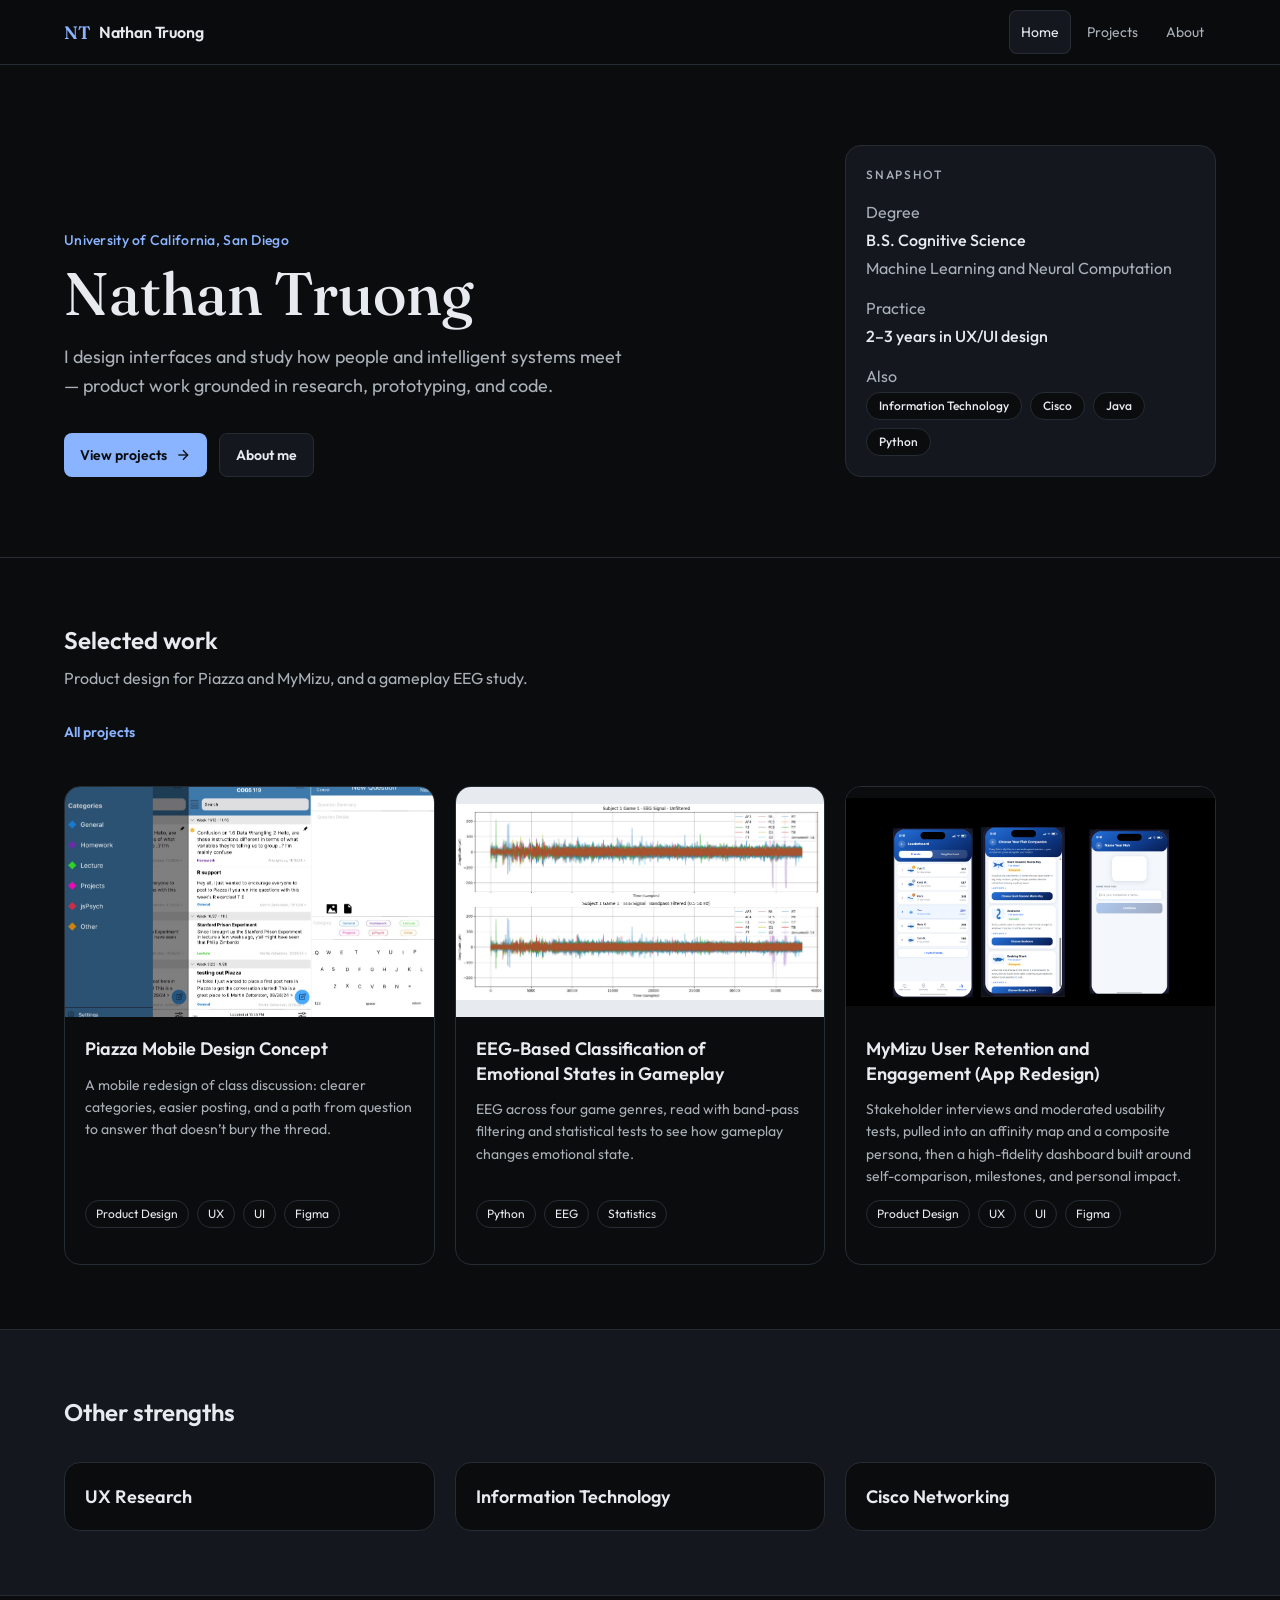
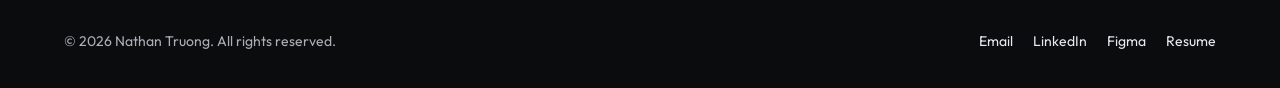
<file: index.html>
<!doctype html>
<html lang="en">
  <head>
    <meta charset="utf-8" />
    <meta name="viewport" content="width=device-width, initial-scale=1" />
    <title>Nathan Truong — Product Design</title>
    <meta
      name="description"
      content="Nathan Truong designs products and studies intelligent systems. UC San Diego, Cognitive Science, machine learning."
    />
    <link rel="icon" href="favicon.svg" type="image/svg+xml" />
    <link rel="preconnect" href="https://fonts.googleapis.com" />
    <link rel="preconnect" href="https://fonts.gstatic.com" crossorigin />
    <link
      href="https://fonts.googleapis.com/css2?family=Fraunces:opsz,wght@9..144,500;9..144,600&family=Outfit:wght@400;500;600&display=swap"
      rel="stylesheet"
    />
    <link rel="stylesheet" href="css/style.css" />
  </head>
  <body>
    <div class="shell">
      <a class="skip" href="#content">Skip to content</a>
      <header class="header">
        <div class="wrap header-inner">
          <a class="brand" href="./">
            <span class="mark" aria-hidden="true">NT</span>
            <span class="name-full">Nathan Truong</span>
          </a>
          <nav class="nav" aria-label="Primary">
            <a href="./" aria-current="page">Home</a>
            <a href="projects/">Projects</a>
            <a href="about/">About</a>
          </nav>
        </div>
      </header>
      <div id="content">
        <main>
          <section class="hero">
            <div class="wrap hero-grid">
              <div>
                <p class="school">University of California, San Diego</p>
                <h1 class="display">Nathan Truong</h1>
                <p class="lede">
                  I design interfaces and study how people and intelligent systems meet — product work grounded in
                  research, prototyping, and code.
                </p>
                <div class="actions">
                  <a class="btn btn-primary" href="projects/">
                    View projects
                    <svg class="icon" viewBox="0 0 24 24" fill="none" stroke="currentColor" stroke-width="2" aria-hidden="true">
                      <path d="M5 12h14" />
                      <path d="m12 5 7 7-7 7" />
                    </svg>
                  </a>
                  <a class="btn btn-ghost" href="about/">About me</a>
                </div>
              </div>
              <aside class="panel">
                <p class="eyebrow">Snapshot</p>
                <dl class="facts">
                  <div>
                    <dt>Degree</dt>
                    <dd>
                      B.S. Cognitive Science
                      <span class="sub">Machine Learning and Neural Computation</span>
                    </dd>
                  </div>
                  <div>
                    <dt>Practice</dt>
                    <dd>2–3 years in UX/UI design</dd>
                  </div>
                  <div>
                    <dt>Also</dt>
                    <dd class="chips">
                      <span class="chip">Information Technology</span>
                      <span class="chip">Cisco</span>
                      <span class="chip">Java</span>
                      <span class="chip">Python</span>
                    </dd>
                  </div>
                </dl>
              </aside>
            </div>
          </section>

          <section class="wrap section" aria-labelledby="work-heading">
            <div class="work-head">
              <div>
                <h2 id="work-heading">Selected work</h2>
                <p>Product design for Piazza and MyMizu, and a gameplay EEG study.</p>
              </div>
              <a class="text-link" href="projects/">All projects</a>
            </div>
            <div class="cards">
              <article class="card">
                <img class="cover" src="images/project-1.jpg" alt="Mobile screens of the Piazza redesign: categories, the feed, and a new question." />
                <div class="card-body">
                  <h3>Piazza Mobile Design Concept</h3>
                  <p>A mobile redesign of class discussion: clearer categories, easier posting, and a path from question to answer that doesn’t bury the thread.</p>
                  <ul class="tags">
                    <li class="tag">Product Design</li>
                    <li class="tag">UX</li>
                    <li class="tag">UI</li>
                    <li class="tag">Figma</li>
                  </ul>
                </div>
              </article>
              <article class="card">
                <img class="cover chart" src="images/project-2.png" alt="Unfiltered and band-pass filtered EEG traces for subject 1, game 1." />
                <div class="card-body">
                  <h3>EEG-Based Classification of Emotional States in Gameplay</h3>
                  <p>EEG across four game genres, read with band-pass filtering and statistical tests to see how gameplay changes emotional state.</p>
                  <ul class="tags">
                    <li class="tag">Python</li>
                    <li class="tag">EEG</li>
                    <li class="tag">Statistics</li>
                  </ul>
                </div>
              </article>
              <article class="card">
                <img class="cover shot" src="images/project-4.png" alt="MyMizu screens: a friends leaderboard, choosing an endangered fish companion, and naming the fish." />
                <div class="card-body">
                  <h3>MyMizu User Retention and Engagement (App Redesign)</h3>
                  <p>Stakeholder interviews and moderated usability tests, pulled into an affinity map and a composite persona, then a high-fidelity dashboard built around self-comparison, milestones, and personal impact.</p>
                  <ul class="tags">
                    <li class="tag">Product Design</li>
                    <li class="tag">UX</li>
                    <li class="tag">UI</li>
                    <li class="tag">Figma</li>
                  </ul>
                </div>
              </article>
            </div>
          </section>

          <section class="band" aria-labelledby="strengths-heading">
            <div class="wrap section">
              <h2 id="strengths-heading">Other strengths</h2>
              <div class="strengths">
                <article class="strength"><h3>UX Research</h3></article>
                <article class="strength"><h3>Information Technology</h3></article>
                <article class="strength"><h3>Cisco Networking</h3></article>
              </div>
            </div>
          </section>
        </main>
      </div>
      <footer class="footer">
        <div class="wrap footer-inner">
          <p>© <span data-year>2026</span> Nathan Truong. All rights reserved.</p>
          <div class="footer-links">
            <a href="about/#contact">Email</a>
            <a href="https://www.linkedin.com/in/nathan-truong-26b74a260/" target="_blank" rel="noopener noreferrer">LinkedIn</a>
            <a href="https://www.figma.com/@nhtruong" target="_blank" rel="noopener noreferrer">Figma</a>
            <a href="resume.pdf" target="_blank" rel="noopener noreferrer">Resume</a>
          </div>
        </div>
      </footer>
    </div>
    <script src="js/site.js"></script>
  </body>
</html>
</file>
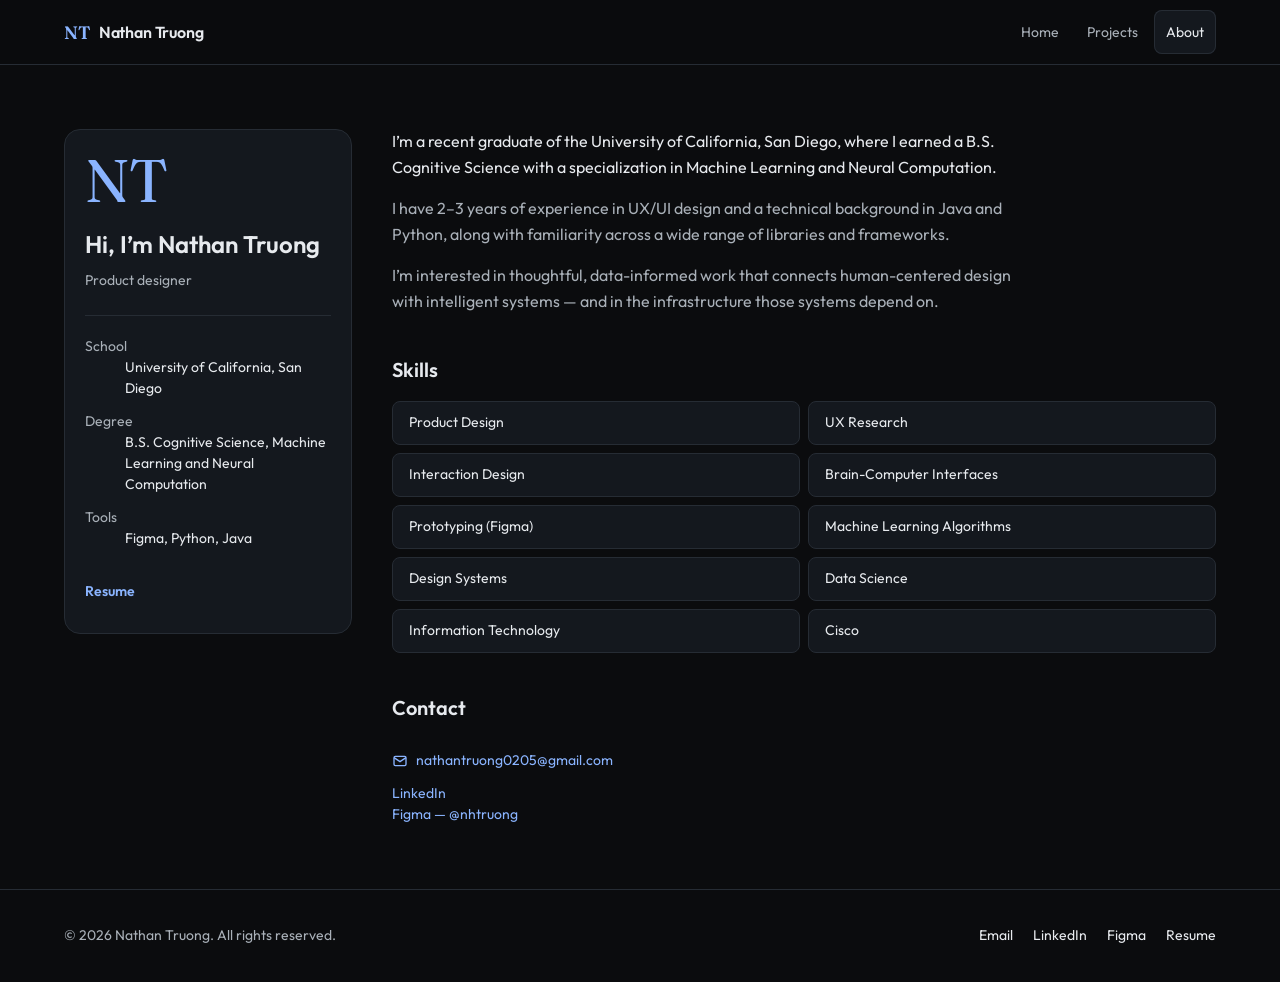
<file: about/index.html>
<!doctype html>
<html lang="en">
  <head>
    <meta charset="utf-8" />
    <meta name="viewport" content="width=device-width, initial-scale=1" />
    <title>About — Nathan Truong</title>
    <meta
      name="description"
      content="About Nathan Truong, skills including information technology and Cisco, and contact."
    />
    <link rel="icon" href="../favicon.svg" type="image/svg+xml" />
    <link rel="preconnect" href="https://fonts.googleapis.com" />
    <link rel="preconnect" href="https://fonts.gstatic.com" crossorigin />
    <link
      href="https://fonts.googleapis.com/css2?family=Fraunces:opsz,wght@9..144,500;9..144,600&family=Outfit:wght@400;500;600&display=swap"
      rel="stylesheet"
    />
    <link rel="stylesheet" href="../css/style.css" />
  </head>
  <body>
    <div class="shell">
      <a class="skip" href="#content">Skip to content</a>
      <header class="header">
        <div class="wrap header-inner">
          <a class="brand" href="../">
            <span class="mark" aria-hidden="true">NT</span>
            <span class="name-full">Nathan Truong</span>
          </a>
          <nav class="nav" aria-label="Primary">
            <a href="../">Home</a>
            <a href="../projects/">Projects</a>
            <a href="./" aria-current="page">About</a>
          </nav>
        </div>
      </header>
      <div id="content">
        <main class="wrap about">
          <aside class="panel about-card">
            <p class="nt" aria-hidden="true">NT</p>
            <h1>Hi, I’m Nathan Truong</h1>
            <p class="role muted">Product designer</p>
            <dl class="meta">
              <div>
                <dt>School</dt>
                <dd>University of California, San Diego</dd>
              </div>
              <div>
                <dt>Degree</dt>
                <dd>B.S. Cognitive Science, Machine Learning and Neural Computation</dd>
              </div>
              <div>
                <dt>Tools</dt>
                <dd>Figma, Python, Java</dd>
              </div>
            </dl>
            <a class="text-link" href="../resume.pdf" target="_blank" rel="noopener noreferrer" style="margin-top: 1.25rem">Resume</a>
          </aside>
          <div>
            <div class="about-copy">
              <p class="lead">
                I’m a recent graduate of the University of California, San Diego, where I earned a B.S. Cognitive
                Science with a specialization in Machine Learning and Neural Computation.
              </p>
              <p>
                I have 2–3 years of experience in UX/UI design and a technical background in Java and Python, along
                with familiarity across a wide range of libraries and frameworks.
              </p>
              <p>
                I’m interested in thoughtful, data-informed work that connects human-centered design with intelligent
                systems — and in the infrastructure those systems depend on.
              </p>
            </div>
            <section class="block" aria-labelledby="skills-heading">
              <h2 id="skills-heading">Skills</h2>
              <ul class="skills">
                <li class="skill">Product Design</li>
                <li class="skill">UX Research</li>
                <li class="skill">Interaction Design</li>
                <li class="skill">Brain-Computer Interfaces</li>
                <li class="skill">Prototyping (Figma)</li>
                <li class="skill">Machine Learning Algorithms</li>
                <li class="skill">Design Systems</li>
                <li class="skill">Data Science</li>
                <li class="skill">Information Technology</li>
                <li class="skill">Cisco</li>
              </ul>
            </section>
            <section class="block" id="contact" aria-labelledby="contact-heading">
              <h2 id="contact-heading">Contact</h2>
              <ul class="contact">
                <li>
                  <button class="email-link" type="button" data-copy-email="nathantruong0205@gmail.com" aria-label="Copy email address">
                    <svg class="icon" viewBox="0 0 24 24" fill="none" stroke="currentColor" stroke-width="2" aria-hidden="true">
                      <rect x="3" y="5" width="18" height="14" rx="2" />
                      <path d="m3 7 9 6 9-6" />
                    </svg>
                    <span>nathantruong0205@gmail.com</span>
                    <span class="copied" data-copied hidden>Copied</span>
                  </button>
                </li>
                <li>
                  <a href="https://www.linkedin.com/in/nathan-truong-26b74a260/" target="_blank" rel="noopener noreferrer">LinkedIn</a>
                </li>
                <li>
                  <a href="https://www.figma.com/@nhtruong" target="_blank" rel="noopener noreferrer">Figma — @nhtruong</a>
                </li>
              </ul>
            </section>
          </div>
        </main>
      </div>
      <footer class="footer">
        <div class="wrap footer-inner">
          <p>© <span data-year>2026</span> Nathan Truong. All rights reserved.</p>
          <div class="footer-links">
            <a href="#contact">Email</a>
            <a href="https://www.linkedin.com/in/nathan-truong-26b74a260/" target="_blank" rel="noopener noreferrer">LinkedIn</a>
            <a href="https://www.figma.com/@nhtruong" target="_blank" rel="noopener noreferrer">Figma</a>
            <a href="../resume.pdf" target="_blank" rel="noopener noreferrer">Resume</a>
          </div>
        </div>
      </footer>
    </div>
    <script src="../js/site.js"></script>
  </body>
</html>
</file>
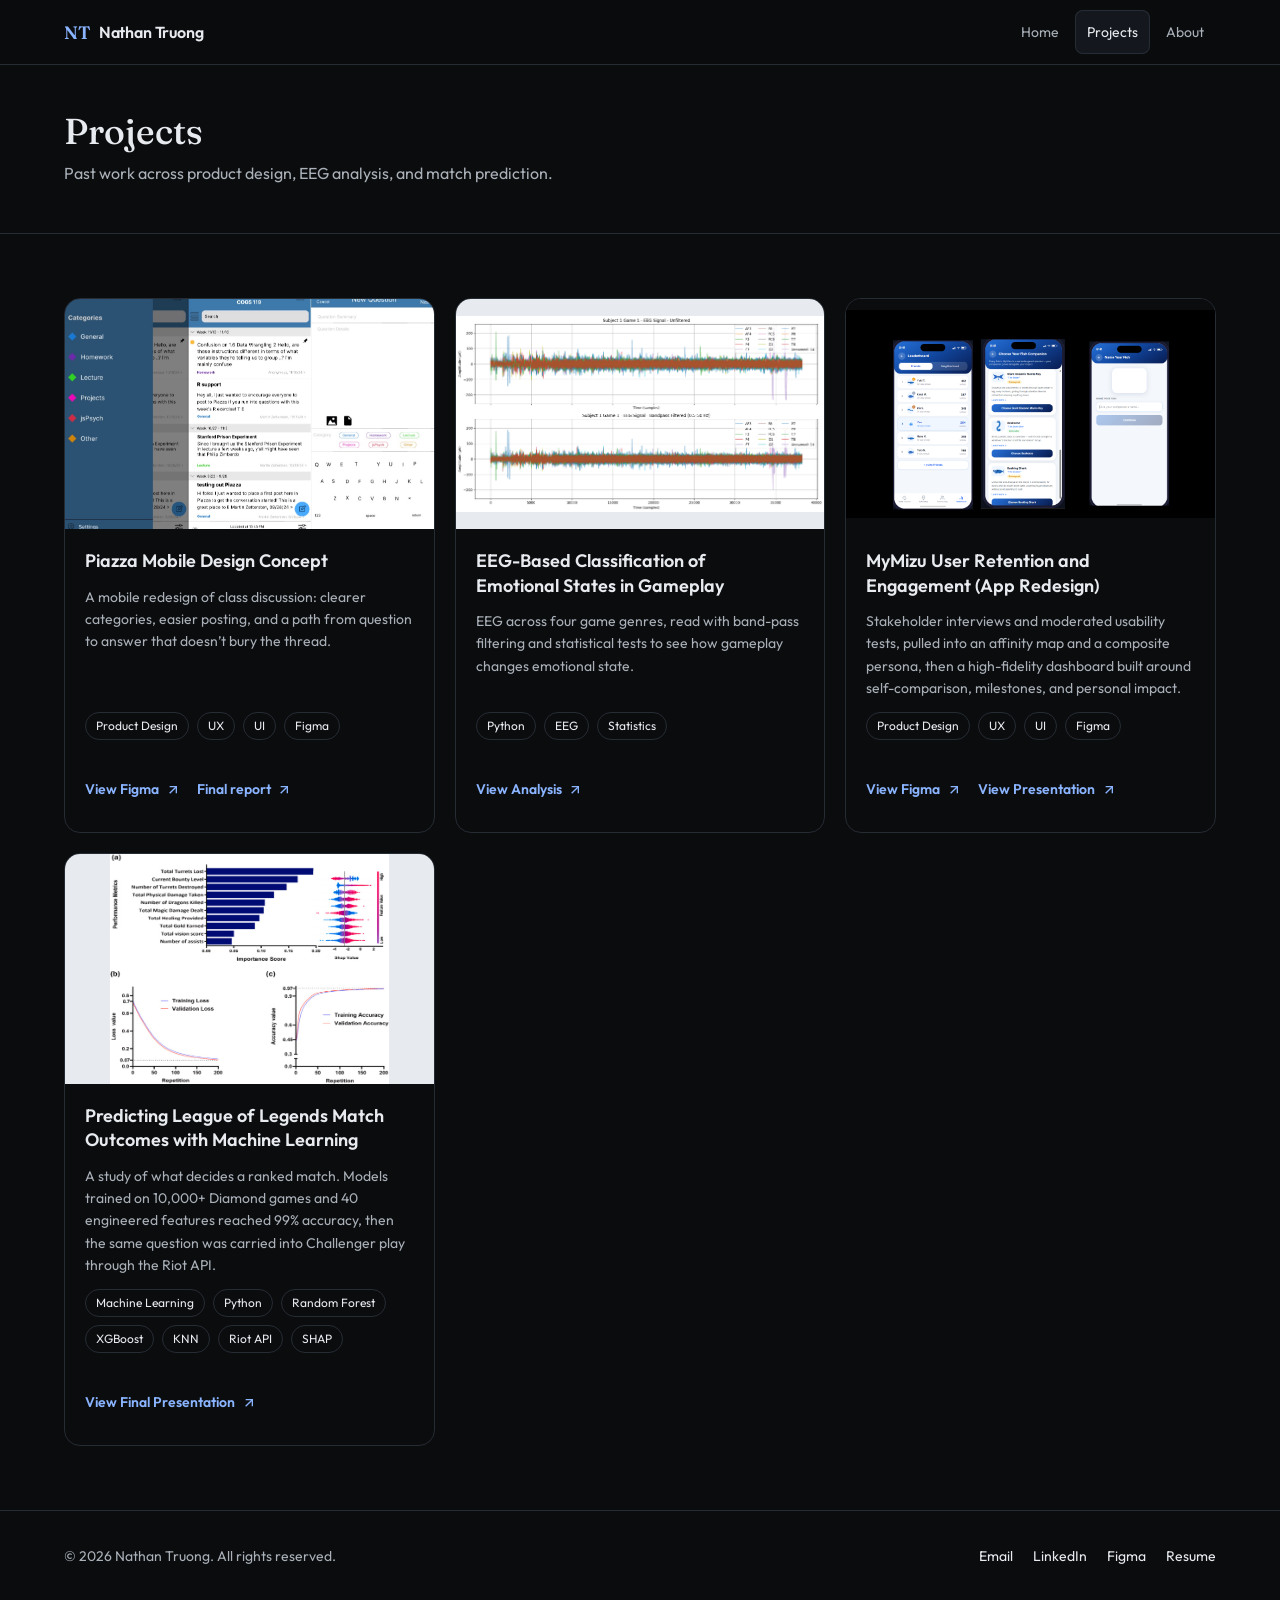
<file: projects/index.html>
<!doctype html>
<html lang="en">
  <head>
    <meta charset="utf-8" />
    <meta name="viewport" content="width=device-width, initial-scale=1" />
    <title>Projects — Nathan Truong</title>
    <meta name="description" content="Design and research projects by Nathan Truong." />
    <link rel="icon" href="../favicon.svg" type="image/svg+xml" />
    <link rel="preconnect" href="https://fonts.googleapis.com" />
    <link rel="preconnect" href="https://fonts.gstatic.com" crossorigin />
    <link
      href="https://fonts.googleapis.com/css2?family=Fraunces:opsz,wght@9..144,500;9..144,600&family=Outfit:wght@400;500;600&display=swap"
      rel="stylesheet"
    />
    <link rel="stylesheet" href="../css/style.css" />
  </head>
  <body>
    <div class="shell">
      <a class="skip" href="#content">Skip to content</a>
      <header class="header">
        <div class="wrap header-inner">
          <a class="brand" href="../">
            <span class="mark" aria-hidden="true">NT</span>
            <span class="name-full">Nathan Truong</span>
          </a>
          <nav class="nav" aria-label="Primary">
            <a href="../">Home</a>
            <a href="./" aria-current="page">Projects</a>
            <a href="../about/">About</a>
          </nav>
        </div>
      </header>
      <div id="content">
        <main>
          <header class="page-head">
            <div class="wrap">
              <h1 class="page-title">Projects</h1>
              <p class="intro">Past work across product design, EEG analysis, and match prediction.</p>
            </div>
          </header>
          <section class="wrap section">
            <div class="cards">
              <article class="card">
                <img class="cover" src="../images/project-1.jpg" alt="Mobile screens of the Piazza redesign: categories, the feed, and a new question." />
                <div class="card-body">
                  <h3>Piazza Mobile Design Concept</h3>
                  <p>A mobile redesign of class discussion: clearer categories, easier posting, and a path from question to answer that doesn’t bury the thread.</p>
                  <ul class="tags">
                    <li class="tag">Product Design</li>
                    <li class="tag">UX</li>
                    <li class="tag">UI</li>
                    <li class="tag">Figma</li>
                  </ul>
                  <div class="card-links">
                    <a class="text-link" href="https://www.figma.com/design/7OuKMXkU6JwxDlyfTaZyOG/Screenshot-to-Layout--Community-?node-id=0-1&t=6dNUd3rakMX3ILty-1" target="_blank" rel="noopener noreferrer">View Figma <svg class="icon" viewBox="0 0 24 24" fill="none" stroke="currentColor" stroke-width="2" aria-hidden="true"><path d="M7 17 17 7" /><path d="M7 7h10v10" /></svg></a>
                    <a class="text-link" href="https://docs.google.com/document/d/1byLQDMScVV2vrOIeXbueya7m5gT4NwQD_yngnm4Myw4/edit?usp=sharing" target="_blank" rel="noopener noreferrer">Final report <svg class="icon" viewBox="0 0 24 24" fill="none" stroke="currentColor" stroke-width="2" aria-hidden="true"><path d="M7 17 17 7" /><path d="M7 7h10v10" /></svg></a>
                  </div>
                </div>
              </article>
              <article class="card">
                <img class="cover chart" src="../images/project-2.png" alt="Unfiltered and band-pass filtered EEG traces for subject 1, game 1." />
                <div class="card-body">
                  <h3>EEG-Based Classification of Emotional States in Gameplay</h3>
                  <p>EEG across four game genres, read with band-pass filtering and statistical tests to see how gameplay changes emotional state.</p>
                  <ul class="tags">
                    <li class="tag">Python</li>
                    <li class="tag">EEG</li>
                    <li class="tag">Statistics</li>
                  </ul>
                  <div class="card-links">
                    <a class="text-link" href="https://colab.research.google.com/drive/1LAwl3yZPtOw-2XdjCQdKsnz2lZccxStm?authuser=3#scrollTo=P8riI7N_ECLW" target="_blank" rel="noopener noreferrer">View Analysis <svg class="icon" viewBox="0 0 24 24" fill="none" stroke="currentColor" stroke-width="2" aria-hidden="true"><path d="M7 17 17 7" /><path d="M7 7h10v10" /></svg></a>
                  </div>
                </div>
              </article>
              <article class="card">
                <img class="cover shot" src="../images/project-4.png" alt="MyMizu screens: a friends leaderboard, choosing an endangered fish companion, and naming the fish." />
                <div class="card-body">
                  <h3>MyMizu User Retention and Engagement (App Redesign)</h3>
                  <p>Stakeholder interviews and moderated usability tests, pulled into an affinity map and a composite persona, then a high-fidelity dashboard built around self-comparison, milestones, and personal impact.</p>
                  <ul class="tags">
                    <li class="tag">Product Design</li>
                    <li class="tag">UX</li>
                    <li class="tag">UI</li>
                    <li class="tag">Figma</li>
                  </ul>
                  <div class="card-links">
                    <a class="text-link" href="https://www.figma.com/make/BDPOIZSCBsZW6wDJcCYkAY/Global-Style-Guide-Implementation?t=Hebokr84byKVEeB2-1" target="_blank" rel="noopener noreferrer">View Figma <svg class="icon" viewBox="0 0 24 24" fill="none" stroke="currentColor" stroke-width="2" aria-hidden="true"><path d="M7 17 17 7" /><path d="M7 7h10v10" /></svg></a>
                    <a class="text-link" href="https://docs.google.com/presentation/d/1eTcl53DUPnLopDTxinh0a_ie1_V-_8oX6zt4i-V_y_A/edit?usp=sharing" target="_blank" rel="noopener noreferrer">View Presentation <svg class="icon" viewBox="0 0 24 24" fill="none" stroke="currentColor" stroke-width="2" aria-hidden="true"><path d="M7 17 17 7" /><path d="M7 7h10v10" /></svg></a>
                  </div>
                </div>
              </article>
              <article class="card">
                <img class="cover chart" src="../images/project-3.png" alt="Feature importance, SHAP values, and training curves for a League of Legends match model." />
                <div class="card-body">
                  <h3>Predicting League of Legends Match Outcomes with Machine Learning</h3>
                  <p>A study of what decides a ranked match. Models trained on 10,000+ Diamond games and 40 engineered features reached 99% accuracy, then the same question was carried into Challenger play through the Riot API.</p>
                  <ul class="tags">
                    <li class="tag">Machine Learning</li>
                    <li class="tag">Python</li>
                    <li class="tag">Random Forest</li>
                    <li class="tag">XGBoost</li>
                    <li class="tag">KNN</li>
                    <li class="tag">Riot API</li>
                    <li class="tag">SHAP</li>
                  </ul>
                  <div class="card-links">
                    <a class="text-link" href="https://youtu.be/SyNjwdIozhM" target="_blank" rel="noopener noreferrer">View Final Presentation <svg class="icon" viewBox="0 0 24 24" fill="none" stroke="currentColor" stroke-width="2" aria-hidden="true"><path d="M7 17 17 7" /><path d="M7 7h10v10" /></svg></a>
                  </div>
                </div>
              </article>
            </div>
          </section>
        </main>
      </div>
      <footer class="footer">
        <div class="wrap footer-inner">
          <p>© <span data-year>2026</span> Nathan Truong. All rights reserved.</p>
          <div class="footer-links">
            <a href="../about/#contact">Email</a>
            <a href="https://www.linkedin.com/in/nathan-truong-26b74a260/" target="_blank" rel="noopener noreferrer">LinkedIn</a>
            <a href="https://www.figma.com/@nhtruong" target="_blank" rel="noopener noreferrer">Figma</a>
            <a href="../resume.pdf" target="_blank" rel="noopener noreferrer">Resume</a>
          </div>
        </div>
      </footer>
    </div>
    <script src="../js/site.js"></script>
  </body>
</html>
</file>
<file: css/style.css>
:root {
  --bg: #0b0c0e;
  --surface: #14181e;
  --fg: #e7eaee;
  --muted: #a9b0b8;
  --primary: #8ab4ff;
  --primary-strong: #6f9cff;
  --ink: #0b0c0e;
  --border: #262c34;
  --sans: "Outfit", system-ui, sans-serif;
  --display: "Fraunces", Georgia, serif;
  --max: 72rem;
}

*,
*::before,
*::after {
  box-sizing: border-box;
}

html {
  -webkit-font-smoothing: antialiased;
}

body {
  margin: 0;
  min-height: 100vh;
  background: var(--bg);
  color: var(--fg);
  font-family: var(--sans);
  line-height: 1.5;
}

body,
.shell {
  display: flex;
  min-height: 100vh;
  flex-direction: column;
}

.shell {
  width: 100%;
}

main {
  flex: 1;
}

img {
  max-width: 100%;
  display: block;
}

a {
  color: inherit;
  text-decoration: none;
}

button {
  font: inherit;
  color: inherit;
  background: none;
  border: 0;
  padding: 0;
}

button,
[role="button"] {
  cursor: pointer;
}

:focus-visible {
  outline: 2px solid var(--primary);
  outline-offset: 2px;
}

::selection {
  background: var(--primary);
  color: var(--ink);
}

h1,
h2,
h3 {
  text-wrap: balance;
  font-weight: 600;
  margin: 0;
}

p {
  text-wrap: pretty;
  margin: 0;
}

.skip {
  position: absolute;
  left: 0.75rem;
  top: 0.75rem;
  z-index: 20;
  transform: translateY(-200%);
  border-radius: 0.5rem;
  background: var(--primary);
  color: var(--ink);
  padding: 0.5rem 0.75rem;
}

.skip:focus {
  transform: none;
}

.wrap {
  width: min(100% - 2.5rem, var(--max));
  margin-inline: auto;
}

.header {
  position: sticky;
  top: 0;
  z-index: 10;
  border-bottom: 1px solid var(--border);
  background: color-mix(in srgb, var(--bg) 80%, transparent);
  backdrop-filter: blur(12px);
}

.header-inner,
.footer-inner {
  display: flex;
  align-items: center;
  justify-content: space-between;
  gap: 1rem;
}

.header-inner {
  height: 4rem;
}

.brand {
  display: inline-flex;
  min-height: 2.75rem;
  align-items: center;
  gap: 0.5rem;
  font-weight: 600;
  letter-spacing: -0.01em;
}

.mark {
  font-family: var(--display);
  font-size: 1.125rem;
  color: var(--primary);
}

.nav {
  display: flex;
  align-items: center;
  gap: 0.25rem;
}

.nav a,
.footer a,
.email-link,
.text-link,
.btn {
  display: inline-flex;
  min-height: 2.75rem;
  align-items: center;
}

.nav a {
  border-radius: 0.5rem;
  padding-inline: 0.75rem;
  font-size: 0.875rem;
  color: var(--muted);
}

.nav a:hover,
.footer a:hover {
  background: var(--surface);
  color: var(--fg);
}

.nav a[aria-current="page"] {
  background: var(--surface);
  color: var(--fg);
  box-shadow: inset 0 0 0 1px var(--border);
}

.footer {
  border-top: 1px solid var(--border);
}

.footer-inner {
  flex-wrap: wrap;
  padding-block: 1.5rem;
  font-size: 0.875rem;
}

.footer p,
.muted,
.kicker,
dt {
  color: var(--muted);
}

.footer-links {
  display: flex;
  flex-wrap: wrap;
  gap: 0.25rem 1.25rem;
}

.hero {
  border-bottom: 1px solid var(--border);
}

.hero-grid,
.work-head,
.strengths,
.cards,
.about {
  display: grid;
  gap: 1.25rem;
}

.hero-grid {
  gap: 2.5rem;
  padding-block: 3.5rem;
}

.school {
  font-size: 0.875rem;
  font-weight: 500;
  letter-spacing: 0.02em;
  color: var(--primary);
}

h1.display,
.page-title {
  font-family: var(--display);
  font-weight: 500;
  line-height: 1;
}

h1.display {
  margin-top: 0.75rem;
  font-size: clamp(3rem, 8vw, 3.75rem);
}

.lede {
  max-width: 36rem;
  margin-top: 1.25rem;
  font-size: 1.125rem;
  line-height: 1.6;
  color: var(--muted);
}

.actions {
  display: flex;
  flex-wrap: wrap;
  gap: 0.75rem;
  margin-top: 2rem;
}

.btn {
  gap: 0.5rem;
  border-radius: 0.5rem;
  padding-inline: 1rem;
  font-size: 0.875rem;
  font-weight: 600;
}

.btn-primary {
  background: var(--primary);
  color: var(--ink);
}

.btn-primary:hover {
  background: var(--primary-strong);
}

.btn-ghost {
  border: 1px solid var(--border);
  background: var(--surface);
}

.btn-ghost:hover {
  border-color: var(--primary);
}

.panel,
.card,
.skill,
.strength {
  border: 1px solid var(--border);
  border-radius: 1rem;
}

.panel {
  background: var(--surface);
  padding: 1.25rem;
}

.eyebrow {
  font-size: 0.75rem;
  font-weight: 500;
  letter-spacing: 0.14em;
  text-transform: uppercase;
  color: var(--muted);
}

.facts {
  margin: 1rem 0 0;
}

.facts div + div {
  margin-top: 1rem;
}

.facts dd {
  margin: 0.25rem 0 0;
  font-weight: 500;
}

.facts .sub {
  display: block;
  margin-top: 0.25rem;
  font-weight: 400;
  color: var(--muted);
}

.chips,
.tags {
  display: flex;
  flex-wrap: wrap;
  gap: 0.5rem;
}

.chips {
  margin-top: 0.5rem;
}

.chip,
.tag {
  border: 1px solid var(--border);
  border-radius: 999px;
  font-size: 0.75rem;
}

.chip {
  background: var(--bg);
  padding: 0.25rem 0.75rem;
  font-weight: 500;
}

.section {
  padding-block: 4rem;
}

.work-head {
  align-items: end;
  justify-content: space-between;
  margin-bottom: 2rem;
}

.work-head p,
.intro {
  margin-top: 0.5rem;
  max-width: 36rem;
  color: var(--muted);
}

h2 {
  font-size: 1.5rem;
}

.text-link {
  gap: 0.35rem;
  font-size: 0.875rem;
  font-weight: 600;
  color: var(--primary);
}

.text-link:hover {
  color: var(--fg);
}

.cards {
  gap: 1.25rem;
}

.card {
  display: flex;
  min-width: 0;
  flex-direction: column;
  overflow: hidden;
  background: var(--bg);
}

.card:hover {
  border-color: var(--primary);
}

.cover {
  aspect-ratio: 16 / 10;
  width: 100%;
  object-fit: cover;
}

.cover.chart {
  object-fit: contain;
  background: var(--fg);
}

.cover.shot {
  object-fit: contain;
  background: var(--bg);
}

.card-body {
  display: flex;
  flex: 1;
  flex-direction: column;
  gap: 0.75rem;
  padding: 1.25rem;
}

.card h3 {
  font-size: 1.125rem;
  line-height: 1.35;
}

.card p,
.skill,
.about-copy {
  font-size: 0.875rem;
  line-height: 1.6;
  color: var(--muted);
}

.tags {
  margin-top: auto;
  padding: 0;
  list-style: none;
}

.tag {
  padding: 0.25rem 0.625rem;
  color: var(--fg);
}

.card-links {
  display: flex;
  flex-wrap: wrap;
  column-gap: 1rem;
}

.band {
  border-top: 1px solid var(--border);
  background: var(--surface);
}

.strength {
  background: var(--bg);
  padding: 1.25rem;
}

.strength h3 {
  font-size: 1.125rem;
}

.strengths {
  margin-top: 2rem;
}

.page-head {
  border-bottom: 1px solid var(--border);
  padding-block: 3rem;
}

.page-title {
  font-size: 2.25rem;
}

.page-head p {
  margin-top: 0.75rem;
}

.about {
  gap: 2.5rem;
  padding-block: 3rem;
}

.about-card h1 {
  margin-top: 1rem;
  font-size: 1.5rem;
}

.role {
  margin-top: 0.5rem;
  font-size: 0.875rem;
}

.nt {
  font-family: var(--display);
  font-size: 3.75rem;
  line-height: 1;
  color: var(--primary);
}

.meta {
  margin: 1.5rem 0 0;
  border-top: 1px solid var(--border);
  padding-top: 1.25rem;
  font-size: 0.875rem;
}

.meta div + div {
  margin-top: 0.75rem;
}

.about-copy {
  max-width: 40rem;
  font-size: 1rem;
}

.about-copy p + p {
  margin-top: 1rem;
}

.about-copy .lead {
  color: var(--fg);
}

.block {
  margin-top: 2.5rem;
}

.block h2 {
  font-size: 1.25rem;
}

.skills {
  display: grid;
  gap: 0.5rem;
  margin: 1rem 0 0;
  padding: 0;
  list-style: none;
}

.skill {
  display: flex;
  min-height: 2.75rem;
  align-items: center;
  border-radius: 0.5rem;
  background: var(--surface);
  padding-inline: 1rem;
  color: var(--fg);
}

.contact {
  margin: 1rem 0 0;
  padding: 0;
  list-style: none;
  font-size: 0.875rem;
}

.email-link,
.contact a {
  gap: 0.5rem;
  color: var(--primary);
}

.email-link:hover,
.contact a:hover {
  color: var(--fg);
}

.copied {
  color: var(--muted);
}

.icon {
  width: 1rem;
  height: 1rem;
  flex: none;
}

.name-full {
  display: none;
}

@media (min-width: 640px) {
  .name-full {
    display: inline;
  }

  .footer-inner {
    flex-wrap: nowrap;
  }

  .skills {
    grid-template-columns: 1fr 1fr;
  }
}

@media (min-width: 768px) {
  .strengths {
    grid-template-columns: repeat(3, 1fr);
  }
}

@media (min-width: 1024px) {
  .hero-grid {
    grid-template-columns: 2fr 1fr;
    align-items: end;
    padding-block: 5rem;
  }

  .cards {
    grid-template-columns: repeat(3, 1fr);
  }

  .about {
    grid-template-columns: 18rem 1fr;
    align-items: start;
    padding-block: 4rem;
  }

  .about-card {
    position: sticky;
    top: 5.5rem;
  }
}

@media (prefers-reduced-motion: reduce) {
  *,
  *::before,
  *::after {
    transition: none !important;
  }
}
</file>
